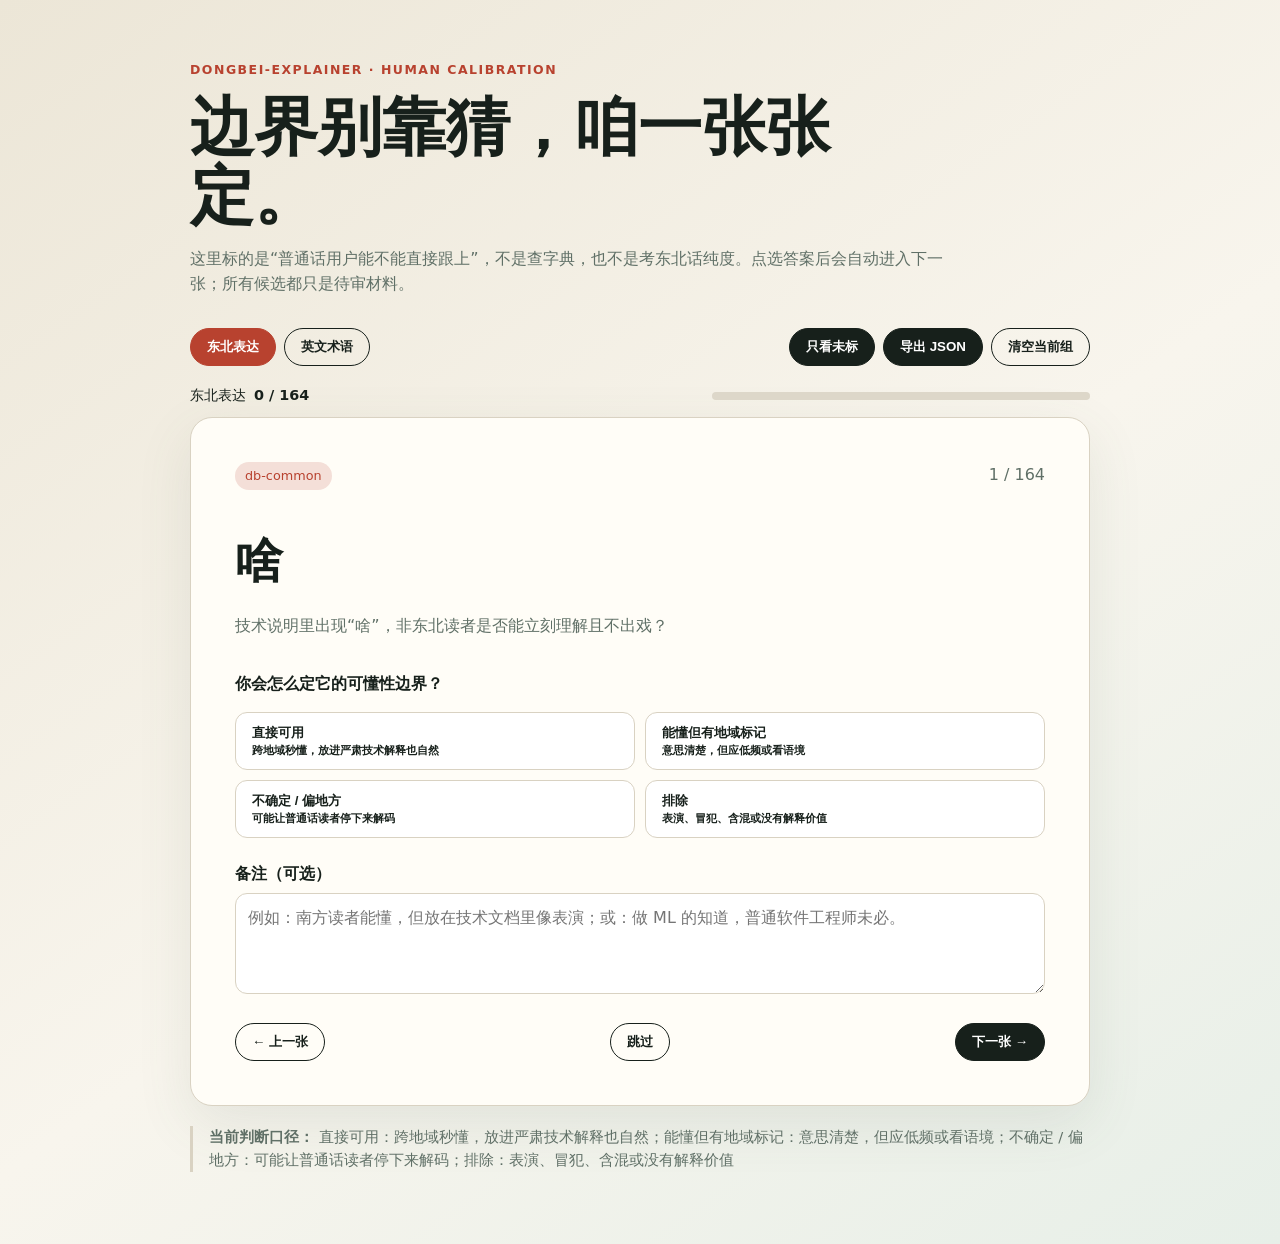
<file: annotation/index.html>
<!doctype html>
<html lang="zh-CN">
<head>
  <meta charset="utf-8"><meta name="viewport" content="width=device-width, initial-scale=1">
  <title>dongbei-explainer 边界标注</title><link rel="stylesheet" href="style.css">
</head>
<body><main>
  <header><p class="eyebrow">dongbei-explainer · human calibration</p><h1>边界别靠猜，咱一张张定。</h1><p class="lede">这里标的是“普通话用户能不能直接跟上”，不是查字典，也不是考东北话纯度。点选答案后会自动进入下一张；所有候选都只是待审材料。</p></header>
  <section class="toolbar" aria-label="标注控制"><div class="tabs" role="tablist"><button class="tab active" data-deck="dongbei">东北表达</button><button class="tab" data-deck="terms">英文术语</button></div><div class="actions"><button id="show-unlabeled">只看未标</button><button id="export">导出 JSON</button><button id="reset" class="quiet">清空当前组</button></div></section>
  <section class="progress-wrap"><div><span id="deck-name"></span><strong id="progress-text"></strong></div><div class="progress"><span id="progress-bar"></span></div></section>
  <section class="card" aria-live="polite"><div class="card-top"><span id="category" class="pill"></span><span id="position"></span></div><h2 id="candidate"></h2><p id="context" class="context"></p><p id="question" class="question"></p><div id="choices" class="choices"></div><label for="note">备注（可选）</label><textarea id="note" rows="3" placeholder="例如：南方读者能懂，但放在技术文档里像表演；或：做 ML 的知道，普通软件工程师未必。"></textarea><div class="nav"><button id="prev" class="quiet">← 上一张</button><button id="skip" class="quiet">跳过</button><button id="next">下一张 →</button></div></section>
  <section class="legend" id="legend"></section>
</main><script src="data.js"></script><script src="app.js"></script></body></html>
</file>
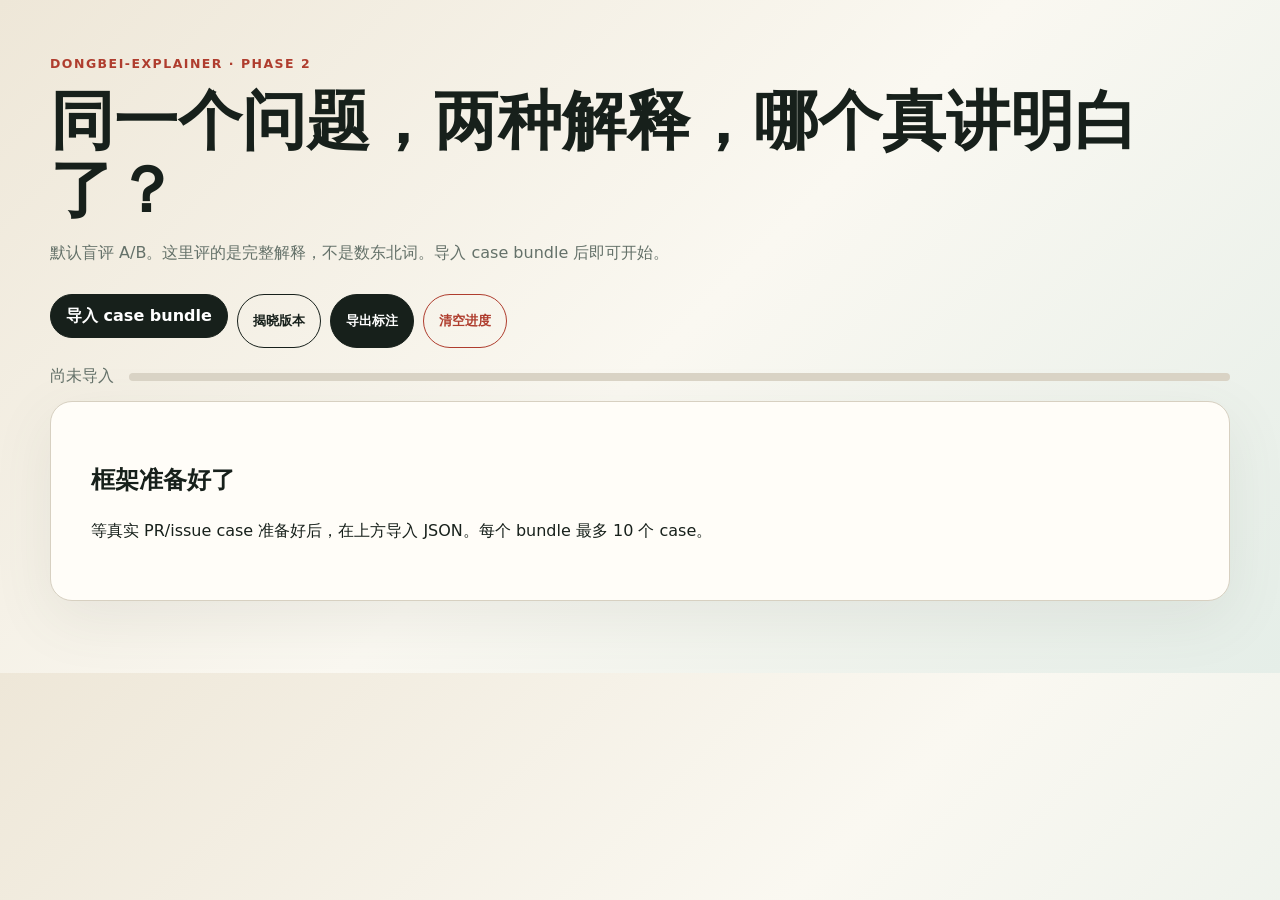
<file: eval/phase2/index.html>
<!doctype html><html lang="zh-CN"><head><meta charset="utf-8"><meta name="viewport" content="width=device-width,initial-scale=1"><title>Phase 2 · 解释对照标注</title><link rel="stylesheet" href="style.css"></head>
<body><main>
<header><p class="eyebrow">dongbei-explainer · phase 2</p><h1>同一个问题，两种解释，哪个真讲明白了？</h1><p>默认盲评 A/B。这里评的是完整解释，不是数东北词。导入 case bundle 后即可开始。</p></header>
<section class="toolbar"><label class="import">导入 case bundle<input id="import" type="file" accept="application/json"></label><button id="reveal" class="quiet">揭晓版本</button><button id="export">导出标注</button><button id="reset" class="danger">清空进度</button></section>
<section class="progress"><span id="progress-label">尚未导入</span><div><i id="progress-bar"></i></div></section>
<section id="empty" class="empty"><h2>框架准备好了</h2><p>等真实 PR/issue case 准备好后，在上方导入 JSON。每个 bundle 最多 10 个 case。</p></section>
<article id="card" hidden>
  <div class="meta"><span id="kind"></span><span id="position"></span></div><h2 id="title"></h2><p id="request"></p><details><summary>查看输入快照与评测条件</summary><pre id="source"></pre><p id="conditions"></p></details>
  <div class="comparison"><section><h3>A <small id="a-label"></small></h3><div id="answer-a" class="answer"></div></section><section><h3>B <small id="b-label"></small></h3><div id="answer-b" class="answer"></div></section></div>
  <fieldset><legend>整体上哪个更好？</legend><div id="preference" class="scale"></div></fieldset>
  <fieldset><legend>发现的问题（可多选）</legend><div id="flags" class="flags"></div></fieldset>
  <label for="comment">具体反馈</label><textarea id="comment" rows="5" placeholder="哪句话更清楚？哪里丢了技术信息？哪处像硬贴东北话？你希望怎么改？"></textarea>
  <p id="error" class="error"></p><nav><button id="prev" class="quiet">← 上一题</button><button id="save">保存并下一题 →</button></nav>
</article>
</main><script src="app.js"></script></body></html>
</file>
<file: annotation/style.css>
:root{color-scheme:light;--ink:#17201b;--muted:#607067;--paper:#f4f1e8;--card:#fffdf7;--accent:#b8422f;--line:#d9d2c2;--green:#27745b}*{box-sizing:border-box}body{margin:0;background:linear-gradient(145deg,#ece6d7,#f8f5ed 55%,#e7efe8);color:var(--ink);font:16px/1.55 system-ui,-apple-system,"Noto Sans SC",sans-serif;min-height:100vh}main{width:min(900px,calc(100% - 32px));margin:auto;padding:48px 0 72px}header{max-width:760px}.eyebrow{color:var(--accent);font-size:.78rem;font-weight:800;letter-spacing:.12em;text-transform:uppercase}h1{font-family:Georgia,"Noto Serif SC",serif;font-size:clamp(2rem,5vw,4rem);line-height:1.08;margin:.2em 0}.lede,.context,.legend{color:var(--muted)}.toolbar,.progress-wrap,.card-top,.nav{display:flex;align-items:center;justify-content:space-between;gap:12px}.toolbar{margin:32px 0 18px;flex-wrap:wrap}button{border:1px solid var(--ink);background:var(--ink);color:white;border-radius:999px;padding:9px 16px;cursor:pointer;font-weight:700}button:hover{transform:translateY(-1px)}button.quiet,.tab{background:transparent;color:var(--ink)}.tab.active{background:var(--accent);border-color:var(--accent);color:white}.actions,.tabs{display:flex;gap:8px;flex-wrap:wrap}.progress-wrap{margin-bottom:10px;font-size:.9rem}#progress-text{margin-left:8px}.progress{height:8px;background:#ddd7c9;border-radius:99px;overflow:hidden;width:42%}.progress span{display:block;height:100%;background:var(--green);width:0;transition:width .2s}.card{background:var(--card);border:1px solid var(--line);box-shadow:0 18px 55px #5261551c;border-radius:22px;padding:clamp(22px,5vw,44px)}.pill{color:var(--accent);background:#f4dfd8;border-radius:99px;padding:4px 10px;font-size:.8rem}#position{color:var(--muted);font-variant-numeric:tabular-nums}h2{font-size:clamp(1.8rem,4vw,3rem);margin:.7em 0 .2em}.context{min-height:2em}.question{font-weight:750;margin-top:26px}.choices{display:grid;grid-template-columns:repeat(2,minmax(0,1fr));gap:10px;margin:16px 0 24px}.choice{background:white;color:var(--ink);border-color:var(--line);border-radius:12px;text-align:left;min-height:58px}.choice.selected{border-color:var(--accent);background:#f9e8e2;box-shadow:inset 0 0 0 1px var(--accent)}label{display:block;font-weight:700;margin-bottom:6px}textarea{width:100%;resize:vertical;border:1px solid var(--line);border-radius:12px;padding:12px;font:inherit;background:#fff}.nav{margin-top:22px}.legend{border-left:3px solid var(--line);padding-left:16px;margin-top:20px;font-size:.92rem}@media(max-width:640px){.choices{grid-template-columns:1fr}.progress{width:34%}.actions button{padding:8px 11px}}
</file>
<file: eval/phase2/style.css>
:root{--ink:#17201b;--muted:#647169;--paper:#f2eee4;--card:#fffdf8;--line:#d7d0c1;--red:#af3d2e;--green:#276c54}*{box-sizing:border-box}body{margin:0;background:linear-gradient(135deg,#eee7d8,#faf8f1 52%,#e5eee8);color:var(--ink);font:16px/1.55 system-ui,-apple-system,"Noto Sans SC",sans-serif}main{width:min(1180px,calc(100% - 32px));margin:auto;padding:42px 0 72px}.eyebrow{color:var(--red);font-size:.78rem;font-weight:800;letter-spacing:.12em;text-transform:uppercase}h1{font:700 clamp(2rem,5vw,4rem)/1.08 Georgia,"Noto Serif SC",serif;margin:.2em 0}header>p:last-child{color:var(--muted)}button,.import{display:inline-block;border:1px solid var(--ink);border-radius:999px;padding:9px 15px;background:var(--ink);color:#fff;font-weight:700;cursor:pointer}.quiet{background:transparent;color:var(--ink)}.danger{background:transparent;color:var(--red);border-color:var(--red)}.import input{display:none}.toolbar{display:flex;gap:9px;flex-wrap:wrap;margin:28px 0 16px}.progress{display:flex;gap:15px;align-items:center;color:var(--muted);margin-bottom:12px}.progress>div{height:8px;background:#d9d3c5;border-radius:99px;flex:1;overflow:hidden}.progress i{display:block;height:100%;width:0;background:var(--green)}.empty,article{background:var(--card);border:1px solid var(--line);border-radius:22px;padding:clamp(22px,4vw,40px);box-shadow:0 18px 60px #52615518}.meta,nav{display:flex;justify-content:space-between;align-items:center}.meta{color:var(--red);font-size:.85rem}.comparison{display:grid;grid-template-columns:1fr 1fr;gap:18px;margin:24px 0}.comparison section{border:1px solid var(--line);border-radius:16px;padding:20px;background:white}.comparison h3{margin-top:0}.comparison small{color:var(--red)}.answer{white-space:pre-wrap}.answer code,pre{white-space:pre-wrap;overflow-wrap:anywhere;background:#f1eee7;padding:2px 4px;border-radius:4px}details{border-left:3px solid var(--line);padding-left:14px;color:var(--muted)}fieldset{border:0;padding:0;margin:26px 0}legend,label{font-weight:800;margin-bottom:10px}.scale,.flags{display:flex;gap:9px;flex-wrap:wrap}.option{background:white;color:var(--ink);border-color:var(--line);border-radius:11px}.option.selected{border-color:var(--red);background:#f7e5df;box-shadow:inset 0 0 0 1px var(--red)}textarea{width:100%;border:1px solid var(--line);border-radius:12px;padding:12px;font:inherit;resize:vertical;margin-top:8px}nav{margin-top:20px}.error{color:var(--red);min-height:1.5em}@media(max-width:760px){.comparison{grid-template-columns:1fr}}
</file>
